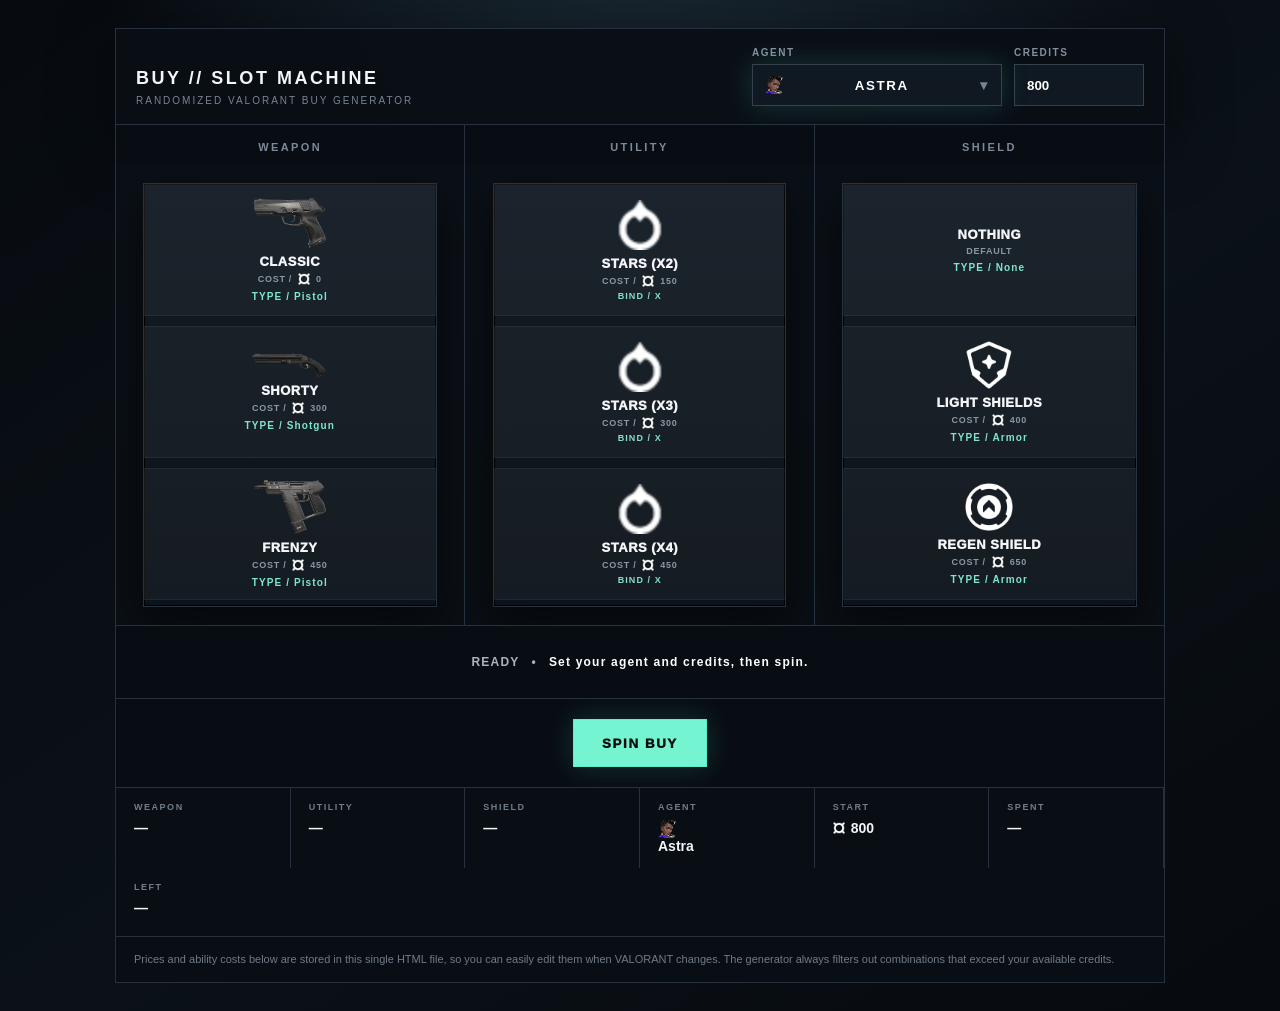
<file: indexOLD.html>
<!DOCTYPE html>
<html lang="en">
<head>
<meta charset="UTF-8">
<meta name="viewport" content="width=device-width, initial-scale=1.0">
<title>VALORANT Buy Slot Machine</title>
<style>
  :root{
    --bg:#070b10;
    --panel:#0d131b;
    --panel2:#111923;
    --line:#26313d;
    --muted:#788493;
    --text:#f3f5f7;
    --accent:#75f4d1;
    --accent2:#3de4c2;
    --danger:#ff5c6c;
  }
  *{box-sizing:border-box}
  body{
    margin:0;
    min-height:100vh;
    font-family:Arial,Helvetica,sans-serif;
    background:
      radial-gradient(circle at 50% -10%,#1a2934 0,transparent 42%),
      linear-gradient(145deg,#070b10,#0b1118 55%,#070a0e);
    color:var(--text);
    display:flex;
    justify-content:center;
    padding:28px 16px;
  }
  .app{width:min(1050px,100%)}
  .topbar{
    display:flex;align-items:end;justify-content:space-between;gap:18px;
    padding:18px 20px;border:1px solid var(--line);
    background:rgba(9,14,20,.9);box-shadow:0 18px 60px #0008;
  }
  .brand{font-weight:900;letter-spacing:.14em;font-size:18px}
  .sub{color:var(--muted);font-size:10px;letter-spacing:.2em;margin-top:6px}
  .controls{display:flex;align-items:end;gap:12px;flex-wrap:wrap}
  label{display:block;color:#84909e;font-size:10px;letter-spacing:.15em;font-weight:800;margin:0 0 6px}
  select,input{
    width:170px;height:42px;border:1px solid #34414e;background:#101821;color:white;
    padding:0 12px;font-weight:800;outline:none;
  }
  .agent-select-wrapper{position:relative}
  .agent-select-toggle{
    min-width:250px;height:42px;border:1px solid #34414e;background:#101821;color:white;
    padding:0 12px;font-weight:800;outline:none;cursor:pointer;
    display:flex;align-items:center;gap:8px;justify-content:space-between;
  }
  .agent-select-toggle:hover{border-color:var(--accent)}
  .agent-select-toggle img{width:18px;height:18px;object-fit:contain;display:block}
  .agent-dropdown{
    position:absolute;top:calc(100% + 6px);left:0;width:max-content;min-width:250px;max-width:320px;max-height:260px;overflow:auto;
    background:#0c131b;border:1px solid #34414e;box-shadow:0 16px 38px rgba(0,0,0,.55);border-radius:10px;
    display:none;z-index:10;
  }
  .agent-dropdown.open{display:block}
  .agent-option{
    width:100%;display:flex;align-items:center;gap:10px;padding:10px 12px;
    border:none;background:none;color:#f3f5f7;text-align:left;font:inherit;cursor:pointer;
  }
  .agent-option:hover,.agent-option.active{background:rgba(93,238,217,.08)}
  .agent-option img{width:22px;height:22px;object-fit:contain;flex-shrink:0}
  .dropdown-arrow{color:#788493;font-size:14px;}
  input{width:130px}
  select:focus,input:focus{border-color:var(--accent)}
  .hero{
    border:1px solid var(--line);border-top:0;background:#080d13;
  }
  .heads,.slots,.summary{display:grid;grid-template-columns:1fr 1fr 1fr}
  .heads>div{
    text-align:center;padding:16px 10px 12px;border-right:1px solid var(--line);
    color:#7d8997;font-size:11px;font-weight:900;letter-spacing:.22em;
  }
  .heads>div:last-child{border-right:0}
  .slots{min-height:460px}
  .slot{
    position:relative;border-right:1px solid var(--line);overflow:hidden;
    display:flex;align-items:center;justify-content:center;padding:18px;
    background:linear-gradient(#0a1017,#0a0f15);
    min-height:430px;
  }
  .slot:last-child{border-right:0}
  .slot:before,.slot:after{display:none}
  .window{
    position:relative;z-index:2;width:94%;height:100%;overflow:hidden;
    border:1px solid #26323e;background:linear-gradient(180deg,#121b24,#0c1219);
    box-shadow:0 0 0 1px #000 inset,0 16px 40px #0008;
  }
  .reel{
    position:absolute;inset:0;
    display:flex;flex-direction:column;align-items:stretch;
    gap:10px;
    transform:translateY(0);
    will-change:transform;
  }
  .reel-card{
    position:relative;
    flex:0 0 132px;
    height:132px;
    display:flex;flex-direction:column;justify-content:center;align-items:center;
    gap:8px;padding:16px 16px;
    background:rgba(255,255,255,.04);
    border:1px solid rgba(255,255,255,.06);
    transition:transform .2s ease, box-shadow .2s ease, border-color .2s ease, background .2s ease;
  }
  .reel-card.current{
    background:linear-gradient(90deg,#131f28,#1d323f,#131f28);
    box-shadow:0 0 0 1px rgba(93,238,217,.5), 0 18px 40px rgba(0,0,0,.35);
    border:1px solid rgba(93,238,217,.85);
    transform: scale(1.02);
    z-index:2;
  }
  .reel-card.pop{
    animation:pop .36s ease forwards, popGlow .18s ease 0.36s forwards;
  }
  .reel-card.pop::after{
    content:"";
    position:absolute;
    inset:0;
    border-radius:8px;
    background:linear-gradient(135deg, rgba(255,255,255,0) 0%, rgba(255,255,255,0.18) 50%, rgba(255,255,255,0) 100%);
    opacity:0;
    pointer-events:none;
    mix-blend-mode:screen;
    animation:shine .36s ease forwards;
  }
  .item-image{width:76px;height:auto;margin:0 auto 6px;display:block;object-fit:contain}
  .item-image.shield-image{width:48px;height:48px;object-fit:contain;}
  .utility-image{width:50px;height:50px;object-fit:contain;}
  .item-copy{text-align:center;min-width:0;width:100%;display:flex;flex-direction:column;align-items:center;justify-content:center}
  .item-name{font-weight:1000;font-size:13px;letter-spacing:.04em;text-transform:uppercase;white-space:nowrap;overflow:hidden;text-overflow:ellipsis;margin:0 auto}
  .item-meta{margin-top:4px;color:#8a97a5;font-size:9px;font-weight:800;letter-spacing:.08em;display:inline-flex;align-items:center;justify-content:center;gap:6px}
  .credit-badge{display:inline-flex;align-items:center;gap:6px}
  .credit-icon{width:12px;height:auto;display:block}
  .item-detail{margin-top:6px;color:#7fe6cb;font-size:10px;font-weight:800;letter-spacing:.11em}
  .item-bind{margin-top:4px;color:#8adfc5;font-size:9px;font-weight:800;letter-spacing:.12em}
  .reel-card.center{
    outline:1px solid #49616f;
    outline-offset:-1px;
  }
  .result-line{
    display:flex;justify-content:center;align-items:center;gap:12px;
    min-height:74px;border-top:1px solid var(--line);border-bottom:1px solid var(--line);
    color:#a8b4bf;font-size:12px;letter-spacing:.1em;font-weight:800;
  }
  .result-line strong{color:white}
  button{
    height:48px;padding:0 28px;border:1px solid #5af0ce;background:var(--accent);
    color:#06100e;font-weight:1000;letter-spacing:.12em;cursor:pointer;
    box-shadow:0 0 28px #47e4c330;text-transform:uppercase;
  }
  button:hover{filter:brightness(1.08)}
  button:active{transform:translateY(1px)}
  button:disabled{opacity:.55;cursor:not-allowed}
  .spinrow{display:flex;justify-content:center;padding:20px;border-bottom:1px solid var(--line)}
  .summary{
    background:#090e14;
    display:grid;grid-template-columns:repeat(auto-fit,minmax(170px,1fr));
    gap:0;
  }
  .sum{
    padding:14px 18px;border-right:1px solid var(--line);
    min-height:68px;
  }
  .sum:last-child{border-right:0}
  .sum b{display:inline-flex;align-items:center;gap:8px;}
  .sum small{display:block;color:#707d8b;font-size:9px;font-weight:900;letter-spacing:.17em}
  .sum b{display:block;margin-top:8px;font-size:14px}
  .good{color:var(--accent)}.bad{color:var(--danger)}
  .hint{
    padding:14px 18px;color:#6f7b87;font-size:11px;line-height:1.5;
    border:1px solid var(--line);border-top:0;background:#090e14;
  }
  .agent-pill{
    display:inline-flex;gap:8px;align-items:center;color:#dce6eb;
    border:1px solid #2b3743;padding:6px 9px;font-size:9px;letter-spacing:.12em;
    margin-top:8px;
  }
  .agent-icon{width:18px;height:18px;object-fit:contain;display:block}
  .agent-pill span{font-size:10px;font-weight:800;letter-spacing:.11em;text-transform:none;color:#f3f5f7}
  .pulse{animation:pulse .18s linear infinite alternate}
  @keyframes pulse{to{filter:brightness(1.7);transform:scale(1.015)}}
  .shake{animation:shake .16s linear 2}
  @keyframes shake{25%{transform:translateX(-5px)}75%{transform:translateX(5px)}}
  @keyframes pop{0%{transform:scale(1.02);box-shadow:0 0 0 1px rgba(93,238,217,.5)}50%{transform:scale(1.07);box-shadow:0 0 0 3px rgba(93,238,217,.85)}100%{transform:scale(1.05);box-shadow:0 0 0 2px rgba(93,238,217,.75)}}
  @keyframes shine{0%{opacity:0;transform:translateX(-80px) scaleX(0.8)}50%{opacity:1;transform:translateX(0) scaleX(1)}100%{opacity:0;transform:translateX(80px) scaleX(0.8)}}
  @keyframes popGlow{0%{filter:brightness(1)}50%{filter:brightness(1.22)}100%{filter:brightness(1)}}
  @media(max-width:700px){
    body{padding:10px}.topbar{align-items:flex-start;flex-direction:column}
    .controls{width:100%}.controls>div{flex:1}.controls select,.controls input{width:100%}
    .slots{min-height:350px}.window{height:205px}.reel-card{flex-basis:68px;height:68px;padding:8px 10px}.icon{width:48px;flex-basis:48px}.icon svg{width:43px;height:39px}
    .item-name{font-size:12px}.heads>div{font-size:9px}.sum{padding:11px 8px}.sum b{font-size:11px}
    button{width:100%}
  }
</style>
</head>
<body>
<audio id="spinAudio" src="spin-music.mp3" preload="auto"></audio>
<div class="app">
  <div class="topbar">
    <div>
      <div class="brand">BUY // SLOT MACHINE</div>
      <div class="sub">RANDOMIZED VALORANT BUY GENERATOR</div>
    </div>
    <div class="controls">
      <div>
        <label>AGENT</label>
        <div class="agent-select-wrapper">
          <button id="agentDropdownButton" type="button" class="agent-select-toggle" aria-haspopup="listbox" aria-expanded="false">
            <img src="" alt="" class="agent-icon" id="agentDropdownIcon" />
            <span id="agentDropdownLabel"></span>
            <span class="dropdown-arrow">▾</span>
          </button>
          <div class="agent-dropdown" id="agentDropdownMenu" role="listbox" aria-labelledby="agentDropdownButton"></div>
        </div>
        <select id="agent" hidden></select>
      </div>
      <div>
        <label>CREDITS</label>
        <input id="credits" type="number" min="0" max="9000" step="50" value="800">
      </div>
    </div>
  </div>

  <section class="hero">
    <div class="heads">
      <div>WEAPON</div><div>UTILITY</div><div>SHIELD</div>
    </div>

    <div class="slots">
      <div class="slot"><div class="window" id="weaponWindow"></div></div>
      <div class="slot"><div class="window" id="utilityWindow"></div></div>
      <div class="slot"><div class="window" id="shieldWindow"></div></div>
    </div>

    <div class="result-line">
      <span>READY</span>
      <span>•</span>
      <strong id="message">Set your agent and credits, then spin.</strong>
    </div>

    <div class="spinrow">
      <button id="spin">SPIN BUY</button>
    </div>

    <div class="summary">
      <div class="sum"><small>WEAPON</small><b id="sumWeapon">—</b></div>
      <div class="sum"><small>UTILITY</small><b id="sumUtility">—</b></div>
      <div class="sum"><small>SHIELD</small><b id="sumShield">—</b></div>
      <div class="sum"><small>AGENT</small><b id="sumAgent">—</b></div>
      <div class="sum"><small>START</small><b id="sumStart">—</b></div>
      <div class="sum"><small>SPENT</small><b id="sumSpent">—</b></div>
      <div class="sum"><small>LEFT</small><b id="sumLeft">—</b></div>
    </div>
  </section>

  <div class="hint">
    Prices and ability costs below are stored in this single HTML file, so you can easily edit them when VALORANT changes.
    The generator always filters out combinations that exceed your available credits.
  </div>
</div>

<script>
/*
  EDITABLE DATA
  The prices are kept here intentionally so this is a completely standalone file.
*/
const weapons = [
  {name:"Classic", price:0, type:"Pistol"},
  {name:"Shorty", price:300, type:"Shotgun"},
  {name:"Frenzy", price:450, type:"Pistol"},
  {name:"Ghost", price:500, type:"Pistol"},
  {name:"Sheriff", price:800, type:"Pistol"},
  {name:"Bandit", price:600, type:"Pistol"},
  {name:"Stinger", price:1100, type:"SMG"},
  {name:"Spectre", price:1600, type:"SMG"},
  {name:"Bucky", price:850, type:"Shotgun"},
  {name:"Judge", price:1850, type:"Shotgun"},
  {name:"Bulldog", price:2050, type:"Rifle"},
  {name:"Guardian", price:2250, type:"Rifle"},
  {name:"Phantom", price:2900, type:"Rifle"},
  {name:"Vandal", price:2900, type:"Rifle"},
  {name:"Marshal", price:950, type:"Sniper"},
  {name:"Outlaw", price:2400, type:"Sniper"},
  {name:"Operator", price:4700, type:"Sniper"},
  {name:"Ares", price:1600, type:"LMG"},
  {name:"Odin", price:3200, type:"LMG"}
];

const shields = [
  {name:"Nothing", price:0, type:"None"},
  {name:"Light Shields", price:400, type:"Armor"},
  {name:"Regen Shield", price:650, type:"Armor"},
  {name:"Heavy Shields", price:1000, type:"Armor"}
];

const agents = {
  Astra: [
    {name:"Stars (x2)", price:150,bind:"X", icon:"Abilities/Stars.png"},
    {name:"Stars (x3)", price:300,bind:"X", icon:"Abilities/Stars.png"},
    {name:"Stars (x4)", price:450,bind:"X", icon:"Abilities/Stars.png"},
    {name:"Stars (x5)", price:600,bind:"X", icon:"Abilities/Stars.png"}
  ],
  Breach: [
    {name:"Aftershock", price:200, bind:"C", icon:"Abilities/Aftershock.png"},
    {name:"Flashpoint", price:250, bind:"Q", icon:"Abilities/Flashpoint.png"},
    {name:"Flashpoint (x2)", price:500, bind:"Q", icon:"Abilities/Flashpoint.png"},
    {name:"Full Util", price:700, bind:"X", icon:"Abilities/BreachUlt.png"}
  ],
  Brimstone: [
    {name:"Incendiary", price:250, bind:"Q", icon:"Abilities/Incendiary.png"},
    {name:"Sky Smoke", price:0, bind:"E", icon:"Abilities/Sky_Smoke.png"},
    {name:"Sky Smoke (x2)", price:100, bind:"E", icon:"Abilities/Sky_Smoke.png"},
    {name:"Sky Smoke (x3)", price:200, bind:"E", icon:"Abilities/Sky_Smoke.png"},
    {name:"Stim Beacon", price:200, bind:"C", icon:"Abilities/Stim_Beacon.png"},
    {name:"Full Util", price:650, bind:"X", icon:"Abilities/BrimstoneUlt.png"}
  ],
  Chamber: [
    {name:"Trademark", price:200, bind:"C", icon:"Abilities/Trademark.png"},
    {name:"Headhunter (x4)", price:400, bind:"Q", icon:"Abilities/Headhunter.png"},
    {name:"Headhunter (FULL)", price:800, bind:"Q", icon:"Abilities/Headhunter.png"},
    {name:"Full Util", price:1000, bind:"X", icon:"Abilities/ChamberUlt.png"}
    
  ],
  Clove: [
    {name:"Meddle", price:250, bind:"Q", icon:"Abilities/Meddle.png"},
    {name:"Ruse", price:150, bind:"E", icon:"Abilities/Ruse.png"},
    {name:"Pick-Me-Up", price:200, bind:"C", icon:"Abilities/Pick-me-up.png"},
    {name:"Full Util", price:600, bind:"X", icon:"Abilities/CloveUlt.png"}
  ],
  Cypher: [
    {name:"Trapwire", price:200, bind:"C", icon:"Abilities/Trapwire.png"},
    {name:"Trapwire (x2)", price:400, bind:"C", icon:"Abilities/Trapwire.png"},
    {name:"Cyber Cage", price:100, bind:"Q", icon:"Abilities/Cyber_Cage.png"},
    {name:"Cyber Cage (x2)", price:200, bind:"Q", icon:"Abilities/Cyber_Cage.png"},
    {name:"Full Util", price:600, bind:"X", icon:"Abilities/CypherUlt.png"}
  ],
  Deadlock: [
    {name:"Sonic Sensor", price:200, bind:"Q", icon:"Abilities/Sonic_Sensor.png"},
    {name:"Sonic Sensor (x2)", price:400, bind:"Q", icon:"Abilities/Sonic_Sensor.png"},
    {name:"Barrier Mesh", price:300, bind:"C", icon:"Abilities/Barrier_Mesh.png"},
    {name:"Full Util", price:700, bind:"X", icon:"Abilities/DeadlockUlt.png"}
  ],
  Fade: [
    {name:"Prowler", price:250, bind:"C", icon:"Abilities/Prowler.png"},
    {name:"Prowler (x2)", price:500, bind:"C", icon:"Abilities/Prowler.png"},
    {name:"Seize", price:200, bind:"Q", icon:"Abilities/Seize.png"},
    {name:"Full Util", price:700, bind:"X", icon:"Abilities/FadeUlt.png"}
  ],
  Gekko: [
    {name:"Full Util", price:550, bind:"X", icon:"Abilities/GekkoUlt.png"},
    {name:"Mosh Pit", price:250, bind:"C", icon:"Abilities/Mosh_Pit.png"},
    {name:"Wingman", price:300, bind:"Q", icon:"Abilities/Wingman.png"}
  ],
  Harbor: [
    {name:"Storm Surge", price:200, bind:"C", icon:"Abilities/Storm_Surge.png"},
    {name:"Full Util", price:500, bind:"X", icon:"Abilities/HarborUlt.png"},
    {name:"High Tide", price:300, bind:"Q", icon:"Abilities/High_Tide.png"}
  ],
  Iso: [
    {name:"Contingency", price:200, bind:"C", icon:"Abilities/Contingency.png"},
    {name:"Undercut", price:300, bind:"Q", icon:"Abilities/Undercut.png"},
    {name:"Full Util", price:500, bind:"X", icon:"Abilities/IsoUlt.png"}
  ],
  Jett: [
    {name:"Cloudburst", price:200, bind:"C", icon:"Abilities/Cloudburst.png"},
    {name:"Cloudburst (x2)", price:400, bind:"C", icon:"Abilities/Cloudburst.png"},
    {name:"Updraft", price:150, bind:"Q", icon:"Abilities/Updraft.png"},
    {name:"Full Util", price:550, bind:"X", icon:"Abilities/JettUlt.png"}
  ],
  "KAY/O": [
    {name:"FRAG/ment", price:200, bind:"C", icon:"Abilities/FRAG-ment.png"},
    {name:"FLASH/drive", price:250, bind:"Q", icon:"Abilities/FLASH-drive.png"},
    {name:"FLASH/drive (x2)", price:500, bind:"Q", icon:"Abilities/FLASH-drive.png"},
    {name:"FULL/util", price:700, bind:"X", icon:"Abilities/KayoUlt.png"}
  ],
  Killjoy: [
    {name:"Alarmbot", price:200, bind:"Q", icon:"Abilities/Alarmbot.png"},
    {name:"Full Util", price:600, bind:"X", icon:"Abilities/KilljoyUlt.png"},
    {name:"Nanoswarm", price:200, bind:"C", icon:"Abilities/Nanoswarm.png"},
    {name:"Nanoswarm (x2)", price:400, bind:"C", icon:"Abilities/Nanoswarm.png"}
  ],
  Miks: [
    {name:"M-Pulse", price:250, bind:"C", icon:"Abilities/MPulse.png"},
    {name:"M-Pulse (x2)", price:500, bind:"C", icon:"Abilities/MPulse.png"},
    {name:"Harmonize", price:200, bind:"Q", icon:"Abilities/Harmonize.png"},
    {name:"Full Util", price:700, bind:"X", icon:"Abilities/MiksUlt.png"}
  ],
  Neon: [
    {name:"Fast Lane", price:300, bind:"C", icon:"Abilities/Fast_Lane.png"},
    {name:"Relay Bolt", price:200, bind:"Q", icon:"Abilities/Relay_Bolt.png"},
    {name:"Full Util", price:500, bind:"X", icon:"Abilities/NeonUlt.png"}
  ],
  Omen: [
    {name:"Shrouded Step", price:100, bind:"C", icon:"Abilities/Shrouded_Step.png"},
    {name:"Shrouded Step (x2)", price:200, bind:"C", icon:"Abilities/Shrouded_Step.png"},
    {name:"Paranoia", price:250, bind:"Q", icon:"Abilities/Paranoia.png"},
    {name:"Dark Cover", price:150,  bind:"E", icon:"Abilities/Dark_Cover.png"},
    {name:"Full Util", price:600,  bind:"X", icon:"Abilities/OmenUlt.png"}
  ],
  Phoenix: [
    {name:"Blaze", price:150, bind:"C", icon:"Abilities/Blaze.png"},
    {name:"Curveball", price:250, bind:"E", icon:"Abilities/Curveball.png"},
    {name:"Hot Hands", price:200, bind:"Q", icon:"Abilities/Hot_Hands.png"},
    {name:"Full Util", price:600, bind:"X", icon:"Abilities/PhoenixUlt.png"}
  ],
  Raze: [
    {name:"Full Util", price:700, bind:"X", icon:"Abilities/RazeUlt.png"},
    {name:"Blast Pack", price:200, bind:"Q", icon:"Abilities/Blast_Pack.png"},
    {name:"Blast Pack (x2)", price:400, bind:"Q", icon:"Abilities/Blast_Pack.png"},
    {name:"Boom Bot", price:300, bind:"C", icon:"Abilities/Boom_Bot.png"}
  ],
  Reyna: [
    {name:"Dismiss/Devour", price:200, bind:"E/Q", icon:"Abilities/Dismiss.png"},
    {name:"Leer", price:250, bind:"C", icon:"Abilities/Leer.png"},
    {name:"Leer (x2)", price:500, bind:"C", icon:"Abilities/Leer.png"},
    {name:"Full Util", price:700, bind:"C", icon:"Abilities/ReynaUlt.png"}
    
  ],
  Sage: [
    {name:"Barrier Orb", price:300, bind:"C", icon:"Abilities/Barrier_Orb.png"},
    {name:"Slow Orb", price:200, bind:"Q", icon:"Abilities/Slow_Orb.png"},
    {name:"Slow Orb (x2)", price:400, bind:"Q", icon:"Abilities/Slow_Orb.png"},
    {name:"Full Util", price:700, bind:"X", icon:"Abilities/SageUlt.png"}
  ],
  Skye: [
    {name:"Trailblazer", price:300, bind:"Q", icon:"Abilities/Trailblazer.png"},
    {name:"Guiding Light", price:250, bind:"E", icon:"Abilities/Guiding_Light.png"},
    {name:"Regrowth", price:150, bind:"C", icon:"Abilities/Regrowth.png"},
    {name:"Full Util", price:700, bind:"X", icon:"Abilities/SkyeUlt.png"}
  ],
  Sova: [
    {name:"Shock Bolt", price:150, bind:"Q", icon:"Abilities/Shock_Bolt.png"},
    {name:"Shock Bolt (x2)", price:300, bind:"Q", icon:"Abilities/Shock_Bolt.png"},
    {name:"Full Util", price:700, bind:"X", icon:"Abilities/SovaUlt.png"},
    {name:"Owl Drone", price:400, bind:"C", icon:"Abilities/Dark_Cover.png"}
  ],
  Tejo: [
    {name:"Stealth Drone", price:400, bind:"C", icon:"Abilities/Stealth_Drone.png"},
    {name:"Special Delivery", price:200, bind:"Q", icon:"Abilities/Special_Delivery.png"},
    {name:"Full Util", price:600, bind:"X", icon:"Abilities/TejoUlt.png"}
  ],
  Veto: [
    {name:"Crosscut", price:200, bind:"C", icon:"Abilities/Crosscut.png"},
    {name:"Crosscut (x2)", price:400, bind:"C", icon:"Abilities/Crosscut.png"},
    {name:"Chokehold", price:100, bind:"Q", icon:"Abilities/Chokehold.png"},
    {name:"Full Util", price:500, bind:"X", icon:"Abilities/VetoUlt.png"}
  ],
  Viper: [
    {name:"Snake Bite", price:300, bind:"E", icon:"Abilities/Snake_Bite.png"},
    {name:"Poison Cloud", price:200, bind:"Q", icon:"Abilities/Poison_Cloud.png"},
    {name:"Full Util", price:500, bind:"X", icon:"Abilities/ViperUlt.png"}
  ],
  Vyse: [
    {name:"Razorvine", price:150, bind:"C", icon:"Abilities/Razorvine.png"},
    {name:"Razorvine (x2)", price:300, bind:"C", icon:"Abilities/Razorvine.png"},
    {name:"Shear", price:200, bind:"Q", icon:"Abilities/Shear.png"},
    {name:"Full Util", price:500, bind:"X", icon:"Abilities/VyseUlt.png"}
  ],
  Waylay: [
    {name:"Saturate", price:300, bind:"C", icon:"Abilities/Saturate.png"},
    {name:"Lightspeed", price:300, bind:"Q", icon:"Abilities/Lightspeed.png"},
    {name:"Full Util", price:600, bind:"X", icon:"Abilities/WaylayUlt.png"}
  ],
  Yoru: [
    {name:"Fakeout", price:200, bind:"C", icon:"Abilities/Fakeout.png"},
    {name:"Gatecrash", price:150, bind:"E", icon:"Abilities/Gatecrash.png"},
    {name:"Blindside", price:250, bind:"Q", icon:"Abilities/Blindside.png"},
    {name:"Full Util", price:600, bind:"Q", icon:"Abilities/YoruUlt.png"}
  ]
};

const agentSelect = document.getElementById("agent");
const agentDropdownButton = document.getElementById("agentDropdownButton");
const agentDropdownMenu = document.getElementById("agentDropdownMenu");
const agentDropdownIcon = document.getElementById("agentDropdownIcon");
const agentDropdownLabel = document.getElementById("agentDropdownLabel");
const creditsInput = document.getElementById("credits");
const spinBtn = document.getElementById("spin");
const message = document.getElementById("message");
const spinAudio = document.getElementById("spinAudio");

const els = {
  weapon:document.getElementById("weaponWindow"),
  utility:document.getElementById("utilityWindow"),
  shield:document.getElementById("shieldWindow"),
  sumWeapon:document.getElementById("sumWeapon"),
  sumUtility:document.getElementById("sumUtility"),
  sumShield:document.getElementById("sumShield"),
  sumAgent:document.getElementById("sumAgent"),
  sumStart:document.getElementById("sumStart"),
  sumSpent:document.getElementById("sumSpent"),
  sumLeft:document.getElementById("sumLeft")
};

function sanitizeAgentName(name){
  return String(name).replace(/[^A-Za-z0-9]/g,"");
}

function agentIcon(name){
  return `Agents/${encodeURIComponent(sanitizeAgentName(name))}_icon.png`;
}

function getUtilityPool(agentName){
  return (agents[agentName] || agents[Object.keys(agents)[0]]).filter(item => item.bind !== "!");
}

function updateDropdownButton(name){
  agentDropdownButton.setAttribute("aria-expanded", "false");
  agentDropdownIcon.src = agentIcon(name);
  agentDropdownIcon.alt = name;
  agentDropdownIcon.onerror = function(){ this.style.display = 'none'; };
  agentDropdownIcon.style.display = 'block';
  agentDropdownLabel.textContent = name;
}

function buildAgentOptions(){
  agentSelect.innerHTML = "";
  agentDropdownMenu.innerHTML = "";
  Object.keys(agents).forEach(name => {
    const opt = document.createElement("option");
    opt.value = name; opt.textContent = name;
    agentSelect.appendChild(opt);

    const button = document.createElement("button");
    button.type = "button";
    button.className = "agent-option";
    button.dataset.agent = name;
    button.innerHTML = `<img src="${agentIcon(name)}" alt="${name}" onerror="this.style.display='none'" /><span>${name}</span>`;
    agentDropdownMenu.appendChild(button);
  });
}

function setSelectedAgent(name){
  agentSelect.value = name;
  updateDropdownButton(name);
  renderAllWindows();
  updateStart();
  const iconHtml = `<img src="${agentIcon(name)}" alt="${name}" class="agent-icon" onerror="this.style.display='none'" />`;
  els.sumAgent.innerHTML = `${iconHtml}<span>${name}</span>`;
  Array.from(agentDropdownMenu.querySelectorAll(".agent-option")).forEach(item => {
    item.classList.toggle("active", item.dataset.agent === name);
  });
}

function toggleAgentDropdown(){
  const open = agentDropdownMenu.classList.toggle("open");
  agentDropdownButton.setAttribute("aria-expanded", open ? "true" : "false");
}

function closeAgentDropdown(){
  agentDropdownMenu.classList.remove("open");
  agentDropdownButton.setAttribute("aria-expanded", "false");
}

buildAgentOptions();
agentSelect.value = Object.keys(agents)[0];
setSelectedAgent(agentSelect.value);

agentDropdownButton.addEventListener("click", (event) => {
  event.stopPropagation();
  toggleAgentDropdown();
});

agentDropdownMenu.addEventListener("click", (event) => {
  const option = event.target.closest(".agent-option");
  if (!option) return;
  setSelectedAgent(option.dataset.agent);
  closeAgentDropdown();
});

document.addEventListener("click", () => closeAgentDropdown());

agentSelect.addEventListener("change", () => setSelectedAgent(agentSelect.value));

function money(n){ return n.toLocaleString("en-US"); }


function creditHtml(amount){
  return `<span class="credit-badge"><img src="Credits_icon.png" alt="Credits" class="credit-icon" />${money(amount)}</span>`;
}

function svgIcon(type, name){
  const safe = String(name).replace(/[^a-z0-9]/gi,"").toLowerCase();
  if(type==="weapon"){
    const long = /operator|marshal|outlaw|ares|odin|bulldog|guardian|phantom|vandal/.test(safe);
    const shotgun = /shorty|bucky|judge/.test(safe);
    const pistol = /classic|frenzy|ghost|sheriff/.test(safe);
    const barrel = long ? 31 : shotgun ? 25 : pistol ? 20 : 24;
    return `<svg viewBox="0 0 120 60" aria-hidden="true">
      <path d="M8 27h${barrel}l8-8h18l8 5h28l8-7h13l5 6-7 7H72l-10 9H43l-4-7H23l-7 5H8z" fill="currentColor" opacity=".92"/>
      <path d="M48 34l8 2-5 15H40zM83 28l10 3-7 15H75z" fill="currentColor" opacity=".75"/>
      <circle cx="21" cy="30" r="3" fill="#071018"/><path d="M70 20h12" stroke="#071018" stroke-width="2"/>
    </svg>`;
  }
  if(type==="shield"){
    return `<svg viewBox="0 0 80 80" aria-hidden="true">
      <path d="M40 7l27 10v20c0 18-11 29-27 37C24 66 13 55 13 37V17z" fill="none" stroke="currentColor" stroke-width="5"/>
      <path d="M40 19l15 6v12c0 10-5 17-15 23-10-6-15-13-15-23V25z" fill="currentColor" opacity=".18"/>
      <path d="M40 24v31M25 39h30" stroke="currentColor" stroke-width="4" opacity=".7"/>
    </svg>`;
  }
  const symbols = {
    "paint shells":"✺","blast pack":"▣","boom bot":"◉","cloudburst":"☁","updraft":"↟",
    "tailwind":"➜","shock bolt":"ϟ","recon bolt":"⌁","owl drone":"◉","shrouded step":"✦",
    "paranoia":"◈","dark cover":"●","barrier orb":"▥","slow orb":"❄","healing orb":"✚",
    "dizzy":"◉","mosh pit":"✹","wingman":"◒","nothing":"◌"
  };
  const sym = symbols[safe.replace(/([a-z])([a-z])/g,"$1$2")] || "✦";
  return `<svg viewBox="0 0 80 80" aria-hidden="true">
    <circle cx="40" cy="40" r="29" fill="none" stroke="currentColor" stroke-width="3" opacity=".55"/>
    <circle cx="40" cy="40" r="20" fill="currentColor" opacity=".12"/>
    <text x="40" y="51" text-anchor="middle" font-size="28" font-family="Arial" fill="currentColor">${sym}</text>
  </svg>`;
}

function weaponImage(name){
  return `Guns/${encodeURIComponent(name)}.png`;
}

function shieldImage(name){
  const map = {
    "Light Shields": "Light_Armor.png",
    "Heavy Shields": "Heavy_Armor.png",
    "Regen Shield": "Regen_Shield.png"
  };

  const file = map[name] || `${encodeURIComponent(
    String(name).trim().replace(/\s+/g, "_")
  )}.png`;

  return `Shields/${file}`;
}

function renderCard(item, type, extraClass = "") {

  // Item type information
  const detail = item.type
    ? `<div class="item-detail">TYPE / ${item.type}</div>`
    : "";

  // Ability keybind information
  const bind = item.bind
    ? `<div class="item-bind">BIND / ${item.bind}</div>`
    : "";

  // Start with no image
  let image = "";

  // WEAPON IMAGE
  if (type === "weapon") {

    image = `
      <img
        src="${weaponImage(item.name)}"
        alt="${item.name}"
        class="item-image weapon-image"
        onerror="this.remove()"
      />
    `;

  }

// UTILITY IMAGE
else if (type === "utility" && item.icon) {
  image = `
    <img
      src="${item.icon}"
      alt="${item.name}"
      class="item-image utility-image"
      onerror="this.remove()"
    />
  `;
}

  // SHIELD IMAGE
  else if (type === "shield" && item.name !== "Nothing") {

    image = `
      <img
        src="${shieldImage(item.name)}"
        alt="${item.name}"
        class="item-image shield-image"
        onerror="this.remove()"
      />
    `;

  }

  // Price / default text
  const meta = item.name === "Nothing"
    ? "DEFAULT"
    : `COST / ${creditHtml(item.price)}`;

  // Build the card
  return `
    <div class="reel-card ${extraClass}">

      <div class="item-copy">

        ${image}

        <div class="item-name">
          ${item.name}
        </div>

        <div class="item-meta">
          ${meta}
        </div>

        ${detail}

        ${bind}

      </div>

    </div>
  `;
}

function renderFinal(el, item, type){
  el.innerHTML = `<div class="reel">${renderCard(item,type,"current")}</div>`;
}

function renderStaticReel(el, pool, type){
  const reel = document.createElement("div");
  reel.className = "reel";
  reel.innerHTML = pool.map((item) => renderCard(item, type)).join("");
  el.innerHTML = "";
  el.appendChild(reel);
}

function renderAllWindows(){
  renderStaticReel(els.weapon, weapons, "weapon");
  renderStaticReel(els.utility, getUtilityPool(agentSelect.value), "utility");
  renderStaticReel(els.shield, shields, "shield");
}

function shuffle(arr){
  const copy = [...arr];
  for(let i = copy.length - 1; i > 0; i--){
    const j = Math.floor(Math.random() * (i + 1));
    [copy[i], copy[j]] = [copy[j], copy[i]];
  }
  return copy;
}

function chooseResult(budget){
  const result = {w:null,u:null,s:null,total:0};
  let remaining = budget;
  const order = shuffle(["weapon","utility","shield"]);
  const utilPool = getUtilityPool(agentSelect.value);

  order.forEach(category => {
    if(category === "weapon"){
      const pool = affordablePool(weapons, remaining);
      result.w = weightedRandom(pool);
      remaining -= result.w.price;
    } else if(category === "utility"){
      const pool = affordablePool(utilPool, remaining);
      result.u = weightedRandom(pool);
      remaining -= result.u.price;
    } else {
      const pool = affordablePool(shields, remaining);
      result.s = weightedRandom(pool);
      remaining -= result.s.price;
    }
  });

  result.total = result.w.price + result.u.price + result.s.price;
  return result;
}

function buildReel(el, pool, final, type){
  const reel = document.createElement("div");
  reel.className="reel";
  const cards=[];
  for(let i=0;i<60;i++) cards.push(random(pool));
  cards.push(final);
  for(let i=0;i<4;i++) cards.push(random(pool));
  reel.innerHTML=cards.map((x) => renderCard(x,type)).join("");
  el.innerHTML="";
  el.appendChild(reel);
  return {reel, finalIndex:60};
}

function random(arr){
  if(!arr || !arr.length) return {name:"Nothing", price:0, icon:"◌"};
  return arr[Math.floor(Math.random()*arr.length)];
}

function weightedRandom(arr){
  if(!arr || !arr.length) return {name:"Nothing", price:0, icon:"◌"};
  const weights = arr.map(item => Math.pow(item.price + 50, 0.75));
  const total = weights.reduce((sum, w) => sum + w, 0);
  let r = Math.random() * total;
  for(let i = 0; i < arr.length; i++){
    r -= weights[i];
    if(r < 0) return arr[i];
  }
  return arr[arr.length - 1];
}

function affordablePool(pool, budget){
  return pool.filter(x=>x.price<=budget);
}

function updateStart(){
  const c=Math.max(0,Number(creditsInput.value)||0);
  els.sumStart.innerHTML=creditHtml(c);
}

agentSelect.addEventListener("change", ()=>{
  updateStart();
  renderAllWindows();
  const name = agentSelect.value;
  const iconHtml = `<img src="${agentIcon(name)}" alt="${name}" class="agent-icon" onerror="this.style.display='none'" />`;
  els.sumAgent.innerHTML = `${iconHtml}<span>${name}</span>`;
});
creditsInput.addEventListener("input", updateStart);
updateStart();
renderAllWindows();

function delay(ms){return new Promise(r=>setTimeout(r,ms));}

function randomDelay(min, max){return Math.floor(Math.random() * (max - min + 1)) + min;}

function animateReel(obj, stopDelay, duration, cardH){
  return new Promise(resolve => {

    const viewport = obj.reel.parentElement;
    const winningCard = obj.reel.children[obj.finalIndex];

    // Get the ACTUAL position and size of the winning card.
    // This guarantees that it lands in the vertical center.
    const cardTop = winningCard.offsetTop;
    const actualCardHeight = winningCard.offsetHeight;

    const centerOffset =
      (viewport.clientHeight - actualCardHeight) / 2;

    const target = -(cardTop - centerOffset);
    const startY = 0;

    const startTime = performance.now();

    function frame(now){

      const elapsed = now - startTime;
      const t = Math.min(1, elapsed / duration);

      let progress;

      if(t < 0.82){

        // FAST SPIN
        // 82% of the animation stays very fast.
        progress = (t / 0.82) * 0.96;

      }else{

        // FINAL SLOWDOWN
        // Only the last 18% is used to brake into the result.
        const slow =
          (t - 0.82) / 0.18;

        const easeOut =
          1 - Math.pow(1 - slow, 4);

        progress =
          0.96 + easeOut * 0.04;
      }

      const y =
        startY + (target - startY) * progress;

      obj.reel.style.transform =
        `translate3d(0, ${y}px, 0)`;

      if(t < 1){

        requestAnimationFrame(frame);

      }else{

        // Force the EXACT final position.
        // This prevents rounding errors from leaving
        // the winning card slightly off-center.
        obj.reel.style.transform =
          `translate3d(0, ${target}px, 0)`;

        setTimeout(resolve, stopDelay);
      }
    }

    requestAnimationFrame(frame);
  });
}

async function spin(){
  const startCredits=Math.max(0,Number(creditsInput.value)||0);

  spinBtn.disabled=true;
  agentSelect.disabled=true;
  creditsInput.disabled=true;
  message.textContent="ROLLING...";
  
  spinAudio.currentTime = 0;
  spinAudio.volume = 0.9;
  spinAudio.play();

  const final=chooseResult(startCredits);
  const utils=agents[agentSelect.value];

  const wp=affordablePool(weapons,startCredits);
  const up=affordablePool(utils,startCredits);
  const sp=affordablePool(shields,startCredits);

  // Build a real stack of cards for each wheel. The winning item is placed
  // deep inside the stack so the wheel has plenty of visible movement.
  const wr=buildReel(els.weapon,wp,final.w,"weapon");
  const ur=buildReel(els.utility,up,final.u,"utility");
  const sr=buildReel(els.shield,sp,final.s,"shield");

  // Start each wheel at the top and stop them one after another.
  [wr,ur,sr].forEach(obj=>{
    obj.reel.style.transition="none";
    obj.reel.style.transform="translate3d(0,0,0)";
  });

  const cardH = wr.reel.querySelector('.reel-card')?.clientHeight || (window.matchMedia("(max-width:700px)").matches ? 68 : 78);

const weaponDuration = 5800 + randomDelay(100, 400);
const utilityDuration = 5800 + randomDelay(200, 500);
const shieldDuration = 5800 + randomDelay(300, 600);

await Promise.all([
  animateReel(wr, 0, weaponDuration, cardH),
  animateReel(ur, 0, utilityDuration, cardH),
  animateReel(sr, 0, shieldDuration, cardH)
]);



  // Highlight the winning cards.
  [wr,ur,sr].forEach(obj=>{
    const cards=obj.reel.querySelectorAll(".reel-card");
    cards.forEach(c=>{ c.classList.remove("current"); c.classList.remove("pop"); });
    if(cards[obj.finalIndex]){
      const card = cards[obj.finalIndex];
      card.classList.add("current");
      card.classList.add("pop");
    }
  });

  await delay(120);

  els.sumWeapon.textContent=final.w.name;
  els.sumUtility.textContent=final.u.name;
  els.sumShield.textContent=final.s.name;
  els.sumSpent.innerHTML=creditHtml(final.total);
  els.sumLeft.innerHTML=creditHtml(startCredits-final.total);

  els.sumLeft.className = startCredits-final.total>=0 ? "good" : "bad";
  const chosenAgentIcon = `<img src="${agentIcon(agentSelect.value)}" alt="${agentSelect.value}" class="agent-icon" onerror="this.style.display='none'" />`;
  message.innerHTML = `<span class="good">BUY LOCKED</span> <span>•</span> ${chosenAgentIcon} <strong>${agentSelect.value}</strong> <span>•</span> <strong>${money(final.total)} spent</strong>`;

  document.querySelectorAll(".window").forEach(x=>x.classList.add("shake"));
  setTimeout(()=>document.querySelectorAll(".window").forEach(x=>x.classList.remove("shake")),400);

  spinBtn.disabled=false;
  agentSelect.disabled=false;
  creditsInput.disabled=false;
}

spinBtn.addEventListener("click",spin);
</script>
</body>
</html>
</file>
